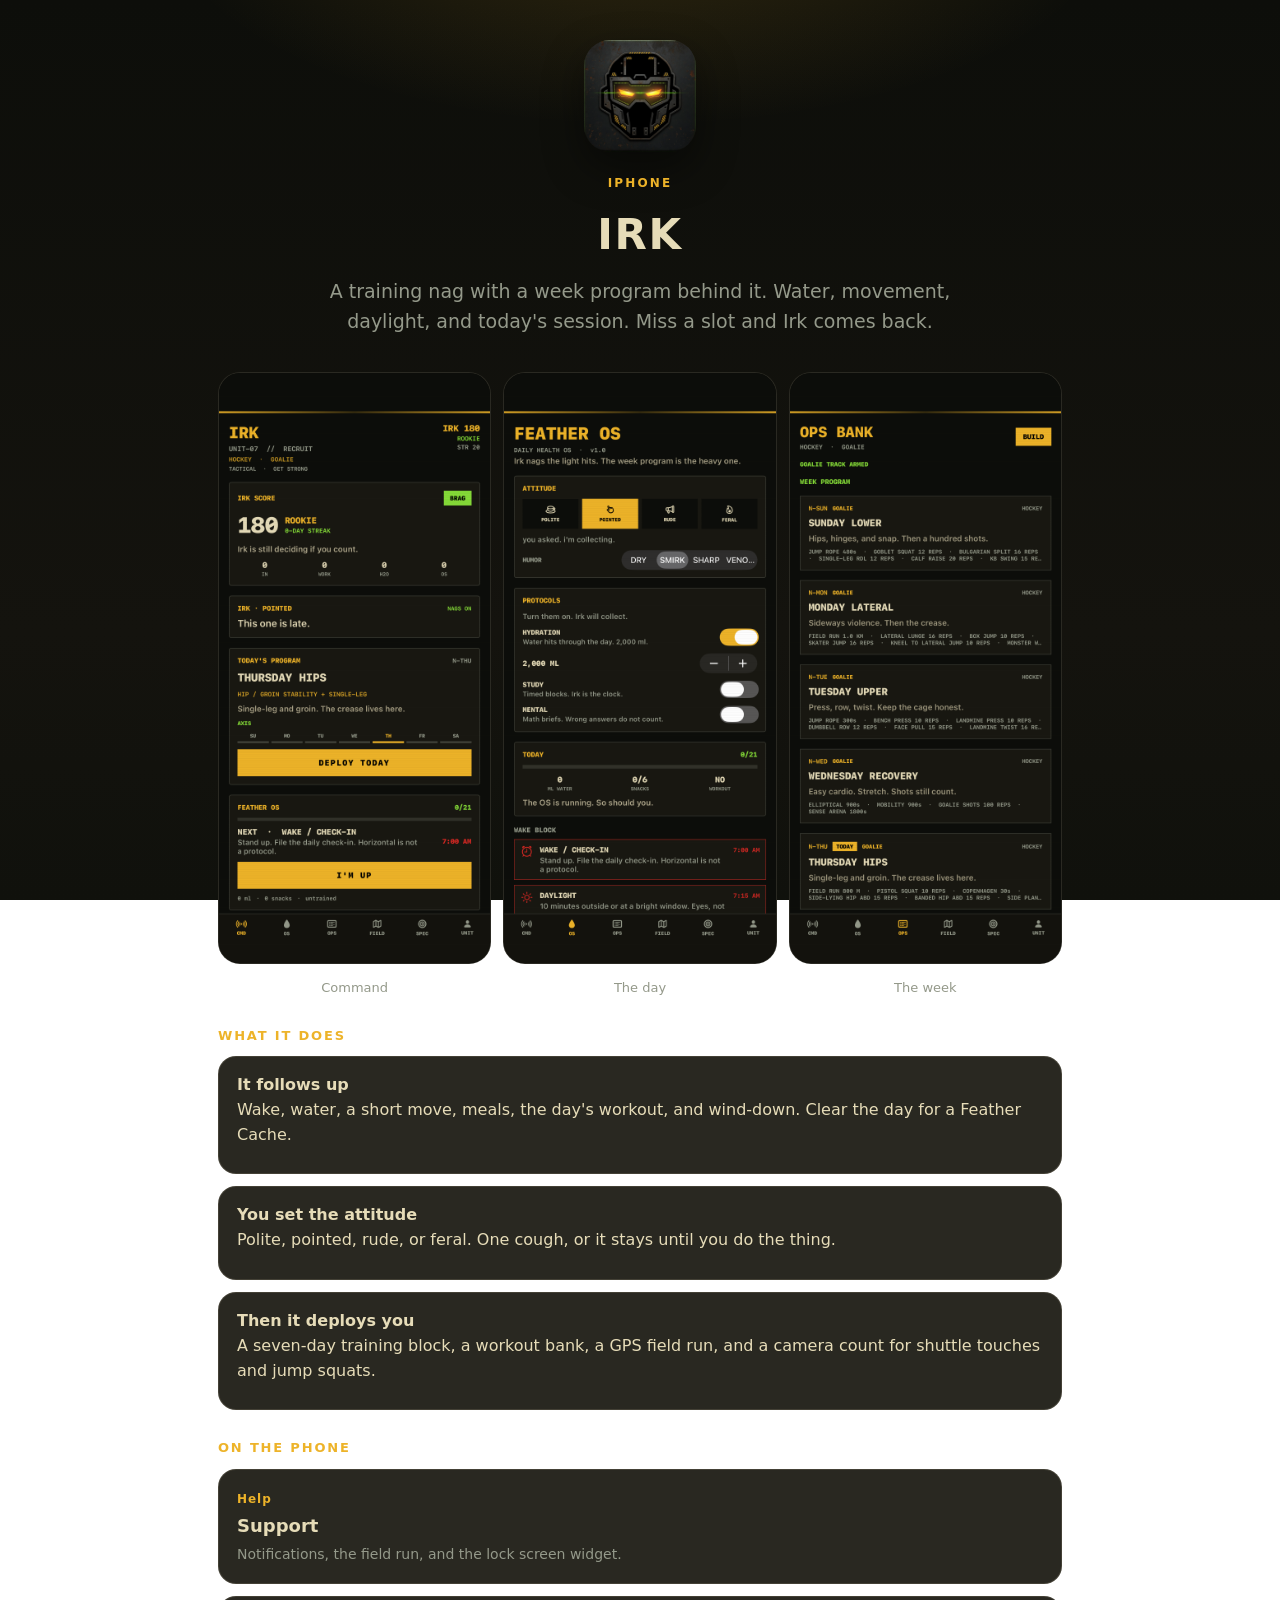
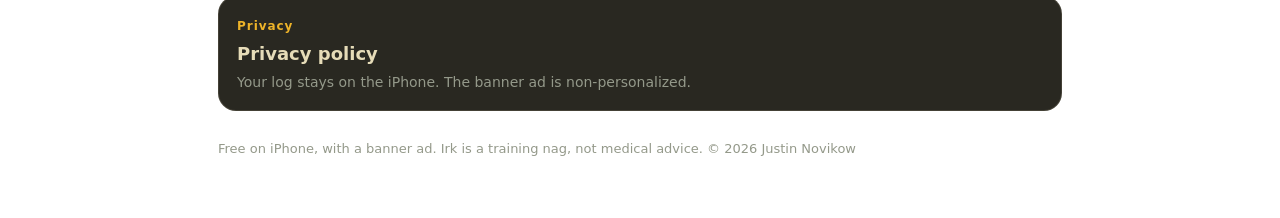
<file: index.html>
<!DOCTYPE html>
<html lang="en">
<head>
  <meta charset="UTF-8" />
  <meta name="viewport" content="width=device-width, initial-scale=1, viewport-fit=cover" />
  <meta name="theme-color" content="#0d0e0a" />
  <title>Irk — Wake up. Train. Get nagged.</title>
  <meta name="description" content="Irk is an iPhone training nag. Water, movement, daylight, and the day's workout. You pick how pointed it gets." />
  <link rel="icon" href="icon.png" type="image/png" />
  <link rel="apple-touch-icon" href="icon.png" />
  <link rel="stylesheet" href="styles.css" />
</head>
<body>
  <div class="wrap">
    <header class="hero">
      <img class="logo" src="icon.png" width="112" height="112" alt="Irk app icon" />
      <p class="eyebrow">iPhone</p>
      <h1>Irk</h1>
      <p class="lede">A training nag with a week program behind it. Water, movement, daylight, and today's session. Miss a slot and Irk comes back.</p>
    </header>

    <div class="shots">
      <figure>
        <img src="screenshots/command.png" alt="Irk command screen with today's line, score, and the day's program" />
        <figcaption class="shot-cap">Command</figcaption>
      </figure>
      <figure>
        <img src="screenshots/os.png" alt="Feather OS day with water, movement snacks, and the attitude dial" />
        <figcaption class="shot-cap">The day</figcaption>
      </figure>
      <figure>
        <img src="screenshots/ops.png" alt="Week program with the day's training session" />
        <figcaption class="shot-cap">The week</figcaption>
      </figure>
    </div>

    <h2>What it does</h2>
    <div class="cards">
      <article class="card">
        <strong>It follows up</strong>
        <p>Wake, water, a short move, meals, the day's workout, and wind-down. Clear the day for a Feather Cache.</p>
      </article>
      <article class="card">
        <strong>You set the attitude</strong>
        <p>Polite, pointed, rude, or feral. One cough, or it stays until you do the thing.</p>
      </article>
      <article class="card">
        <strong>Then it deploys you</strong>
        <p>A seven-day training block, a workout bank, a GPS field run, and a camera count for shuttle touches and jump squats.</p>
      </article>
    </div>

    <h2>On the phone</h2>
    <div class="cards">
      <a class="link-card" href="support.html">
        <span class="card-kicker">Help</span>
        <strong>Support</strong>
        <span class="card-desc">Notifications, the field run, and the lock screen widget.</span>
      </a>
      <a class="link-card" href="privacy.html">
        <span class="card-kicker">Privacy</span>
        <strong>Privacy policy</strong>
        <span class="card-desc">Your log stays on the iPhone. The banner ad is non-personalized.</span>
      </a>
    </div>

    <p class="foot">Free on iPhone, with a banner ad. Irk is a training nag, not medical advice. © 2026 Justin Novikow</p>
  </div>
</body>
</html>
</file>
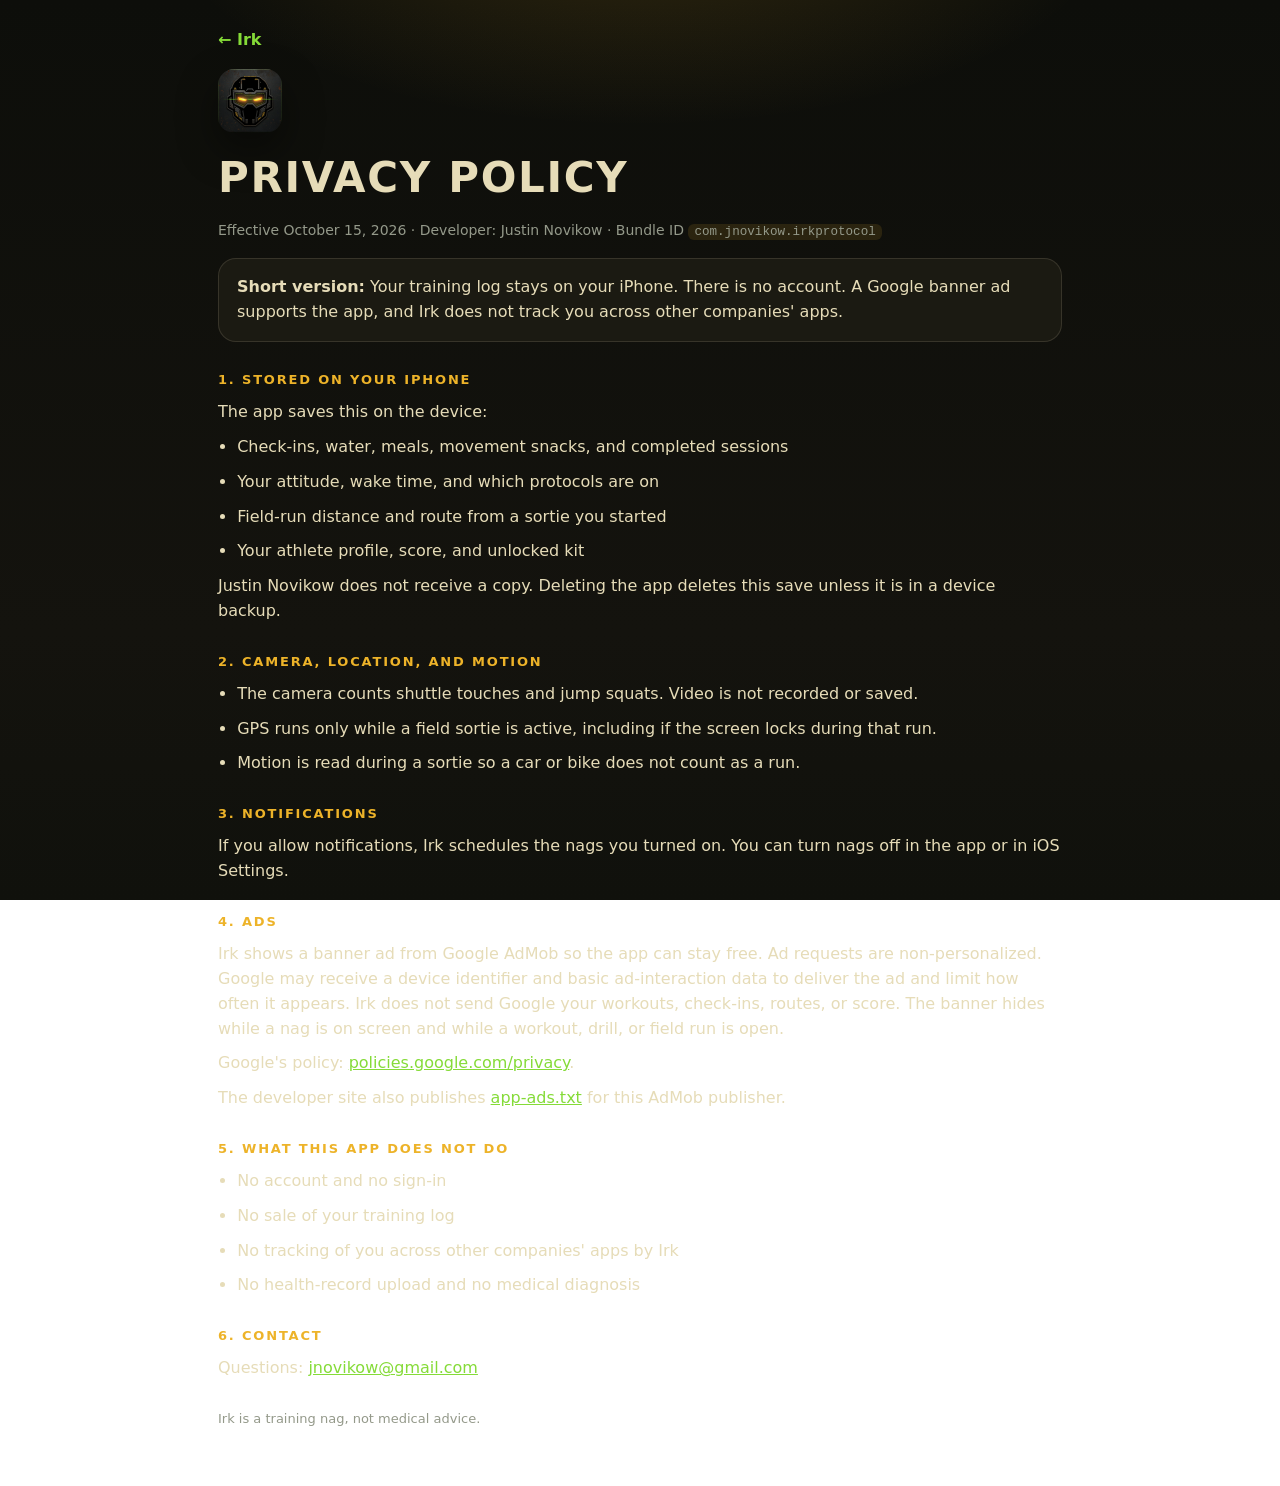
<file: privacy.html>
<!DOCTYPE html>
<html lang="en">
<head>
  <meta charset="UTF-8" />
  <meta name="viewport" content="width=device-width, initial-scale=1, viewport-fit=cover" />
  <meta name="theme-color" content="#0d0e0a" />
  <title>Irk — Privacy Policy</title>
  <meta name="description" content="Irk privacy policy. Training logs stay on your iPhone." />
  <link rel="icon" href="icon.png" type="image/png" />
  <link rel="stylesheet" href="styles.css" />
</head>
<body>
  <div class="wrap">
    <a class="back" href="index.html">← Irk</a>
    <img class="logo logo-sm" src="icon.png" width="64" height="64" alt="" />
    <h1>Privacy Policy</h1>
    <p class="meta">Effective October 15, 2026 · Developer: Justin Novikow · Bundle ID <code>com.jnovikow.irkprotocol</code></p>

    <div class="card">
      <p style="margin:0"><strong>Short version:</strong> Your training log stays on your iPhone. There is no account. A Google banner ad supports the app, and Irk does not track you across other companies' apps.</p>
    </div>

    <h2>1. Stored on your iPhone</h2>
    <p>The app saves this on the device:</p>
    <ul>
      <li>Check-ins, water, meals, movement snacks, and completed sessions</li>
      <li>Your attitude, wake time, and which protocols are on</li>
      <li>Field-run distance and route from a sortie you started</li>
      <li>Your athlete profile, score, and unlocked kit</li>
    </ul>
    <p>Justin Novikow does not receive a copy. Deleting the app deletes this save unless it is in a device backup.</p>

    <h2>2. Camera, location, and motion</h2>
    <ul>
      <li>The camera counts shuttle touches and jump squats. Video is not recorded or saved.</li>
      <li>GPS runs only while a field sortie is active, including if the screen locks during that run.</li>
      <li>Motion is read during a sortie so a car or bike does not count as a run.</li>
    </ul>

    <h2>3. Notifications</h2>
    <p>If you allow notifications, Irk schedules the nags you turned on. You can turn nags off in the app or in iOS Settings.</p>

    <h2>4. Ads</h2>
    <p>Irk shows a banner ad from Google AdMob so the app can stay free. Ad requests are non-personalized. Google may receive a device identifier and basic ad-interaction data to deliver the ad and limit how often it appears. Irk does not send Google your workouts, check-ins, routes, or score. The banner hides while a nag is on screen and while a workout, drill, or field run is open.</p>
    <p>Google's policy: <a href="https://policies.google.com/privacy">policies.google.com/privacy</a>.</p>
    <p>The developer site also publishes <a href="https://jnovikow-create.github.io/app-ads.txt">app-ads.txt</a> for this AdMob publisher.</p>

    <h2>5. What this app does not do</h2>
    <ul>
      <li>No account and no sign-in</li>
      <li>No sale of your training log</li>
      <li>No tracking of you across other companies' apps by Irk</li>
      <li>No health-record upload and no medical diagnosis</li>
    </ul>

    <h2>6. Contact</h2>
    <p>Questions: <a href="mailto:jnovikow@gmail.com">jnovikow@gmail.com</a></p>
    <p class="foot">Irk is a training nag, not medical advice.</p>
  </div>
</body>
</html>
</file>
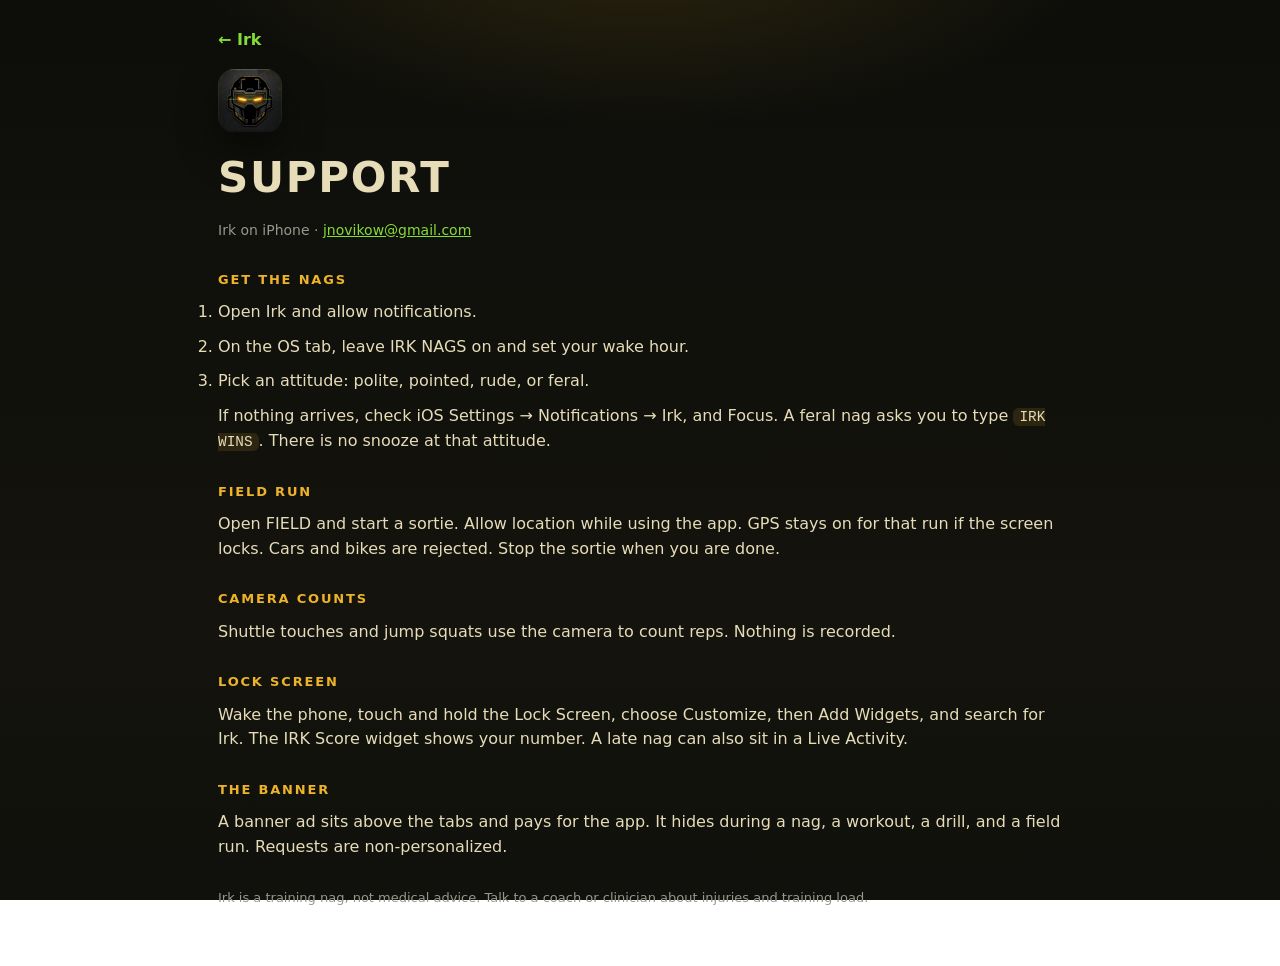
<file: support.html>
<!DOCTYPE html>
<html lang="en">
<head>
  <meta charset="UTF-8" />
  <meta name="viewport" content="width=device-width, initial-scale=1, viewport-fit=cover" />
  <meta name="theme-color" content="#0d0e0a" />
  <title>Irk — Support</title>
  <meta name="description" content="Help for Irk: notifications, field runs, and the lock screen widget." />
  <link rel="icon" href="icon.png" type="image/png" />
  <link rel="stylesheet" href="styles.css" />
</head>
<body>
  <div class="wrap">
    <a class="back" href="index.html">← Irk</a>
    <img class="logo logo-sm" src="icon.png" width="64" height="64" alt="" />
    <h1>Support</h1>
    <p class="meta">Irk on iPhone · <a href="mailto:jnovikow@gmail.com">jnovikow@gmail.com</a></p>

    <h2>Get the nags</h2>
    <ol>
      <li>Open Irk and allow notifications.</li>
      <li>On the OS tab, leave IRK NAGS on and set your wake hour.</li>
      <li>Pick an attitude: polite, pointed, rude, or feral.</li>
    </ol>
    <p>If nothing arrives, check iOS Settings → Notifications → Irk, and Focus. A feral nag asks you to type <code>IRK WINS</code>. There is no snooze at that attitude.</p>

    <h2>Field run</h2>
    <p>Open FIELD and start a sortie. Allow location while using the app. GPS stays on for that run if the screen locks. Cars and bikes are rejected. Stop the sortie when you are done.</p>

    <h2>Camera counts</h2>
    <p>Shuttle touches and jump squats use the camera to count reps. Nothing is recorded.</p>

    <h2>Lock screen</h2>
    <p>Wake the phone, touch and hold the Lock Screen, choose Customize, then Add Widgets, and search for Irk. The IRK Score widget shows your number. A late nag can also sit in a Live Activity.</p>

    <h2>The banner</h2>
    <p>A banner ad sits above the tabs and pays for the app. It hides during a nag, a workout, a drill, and a field run. Requests are non-personalized.</p>

    <p class="foot">Irk is a training nag, not medical advice. Talk to a coach or clinician about injuries and training load.</p>
  </div>
</body>
</html>
</file>
<file: styles.css>
:root {
  --bg: #0d0e0a;
  --bg-2: #14130e;
  --card: #1c1b14;
  --fg: #e6dcb8;
  --muted: #94998a;
  --amber: #edb329;
  --acid: #85db38;
  --line: rgba(230, 220, 184, 0.14);
}

* { box-sizing: border-box; margin: 0; padding: 0; }

body {
  font-family: "Avenir Next", "Segoe UI", system-ui, sans-serif;
  background:
    radial-gradient(800px 360px at 50% -10%, rgba(237, 179, 41, 0.16), transparent 60%),
    linear-gradient(180deg, var(--bg) 0%, var(--bg-2) 70%, #10110c 100%);
  background-attachment: fixed;
  color: var(--fg);
  line-height: 1.55;
  min-height: 100vh;
}

a { color: var(--acid); }
code { font-size: 0.9em; background: rgba(237, 179, 41, 0.12); padding: 1px 6px; border-radius: 6px; }

.wrap { max-width: 880px; margin: 0 auto; padding: 28px 18px calc(48px + env(safe-area-inset-bottom)); }

.hero { text-align: center; padding: 12px 0 8px; }
.logo { width: 112px; height: 112px; border-radius: 26px; margin-bottom: 14px; box-shadow: 0 16px 40px rgba(0, 0, 0, 0.45); }
.logo-sm { width: 64px; height: 64px; border-radius: 16px; display: block; margin: 8px 0 12px; }
.eyebrow { letter-spacing: 0.18em; text-transform: uppercase; color: var(--amber); font-size: 12px; font-weight: 700; }
h1 { font-size: 42px; letter-spacing: 0.04em; margin: 6px 0 10px; text-transform: uppercase; }
h2 { font-size: 13px; letter-spacing: 0.14em; text-transform: uppercase; color: var(--amber); margin: 28px 0 10px; }
.lede { color: var(--muted); font-size: 19px; max-width: 36em; margin: 0 auto; }
.meta { color: var(--muted); font-size: 14px; margin-bottom: 16px; }
p, li { font-size: 16px; margin-bottom: 10px; }
ul { padding-left: 1.2em; margin-bottom: 8px; }

.shots { display: grid; grid-template-columns: repeat(3, 1fr); gap: 12px; margin-top: 28px; }
.shots img { width: 100%; height: auto; border-radius: 22px; border: 1px solid var(--line); background: #0b0c09; }
.shot-cap { display: block; text-align: center; color: var(--muted); font-size: 13px; margin-top: 6px; }

.cards { display: grid; gap: 12px; }
.card, .link-card {
  background: rgba(28, 27, 20, 0.94);
  border: 1px solid var(--line);
  border-radius: 18px;
  padding: 16px 18px;
}
.link-card { display: block; text-decoration: none; color: inherit; }
.link-card strong { display: block; font-size: 18px; margin: 2px 0; }
.card-kicker { color: var(--amber); font-size: 12px; font-weight: 700; letter-spacing: 0.08em; }
.card-desc { color: var(--muted); font-size: 14px; }
.price { color: var(--acid); font-weight: 700; }

.back { display: inline-block; margin-bottom: 8px; font-weight: 650; text-decoration: none; }
.foot { margin-top: 28px; color: var(--muted); font-size: 13px; }

@media (max-width: 700px) {
  h1 { font-size: 34px; }
  .shots { grid-template-columns: 1fr; max-width: 280px; margin-left: auto; margin-right: auto; }
}
</file>
